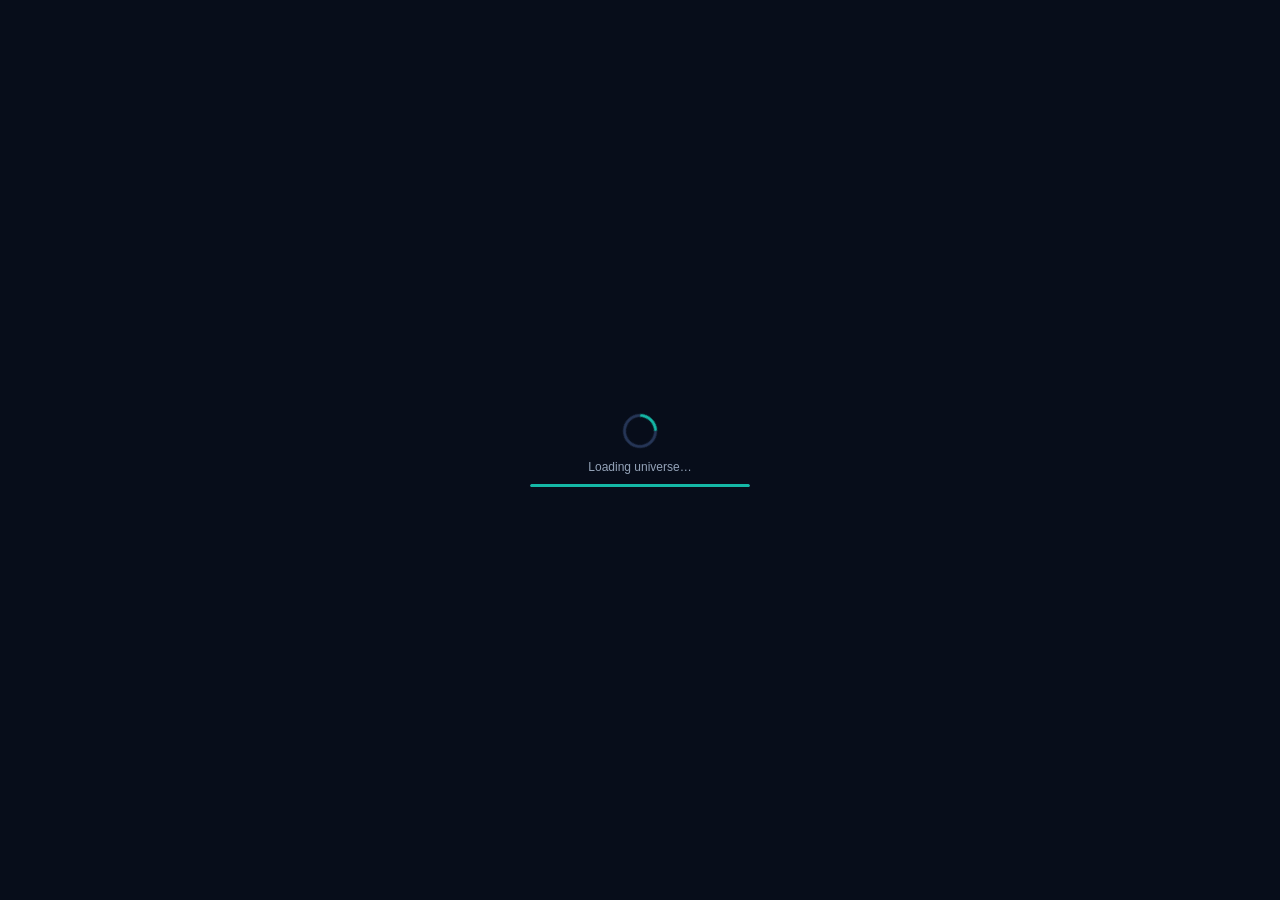
<file: index.html>
<!DOCTYPE html>
<html lang="en">
<head>
  <meta charset="UTF-8" />
  <meta http-equiv="refresh" content="0; url=longhorizon-visualization/" />
  <title>LongHorizon — Redirecting…</title>
</head>
<body>
  <p>Redirecting to <a href="longhorizon-visualization/">LongHorizon Visualizer</a>…</p>
</body>
</html>
</file>
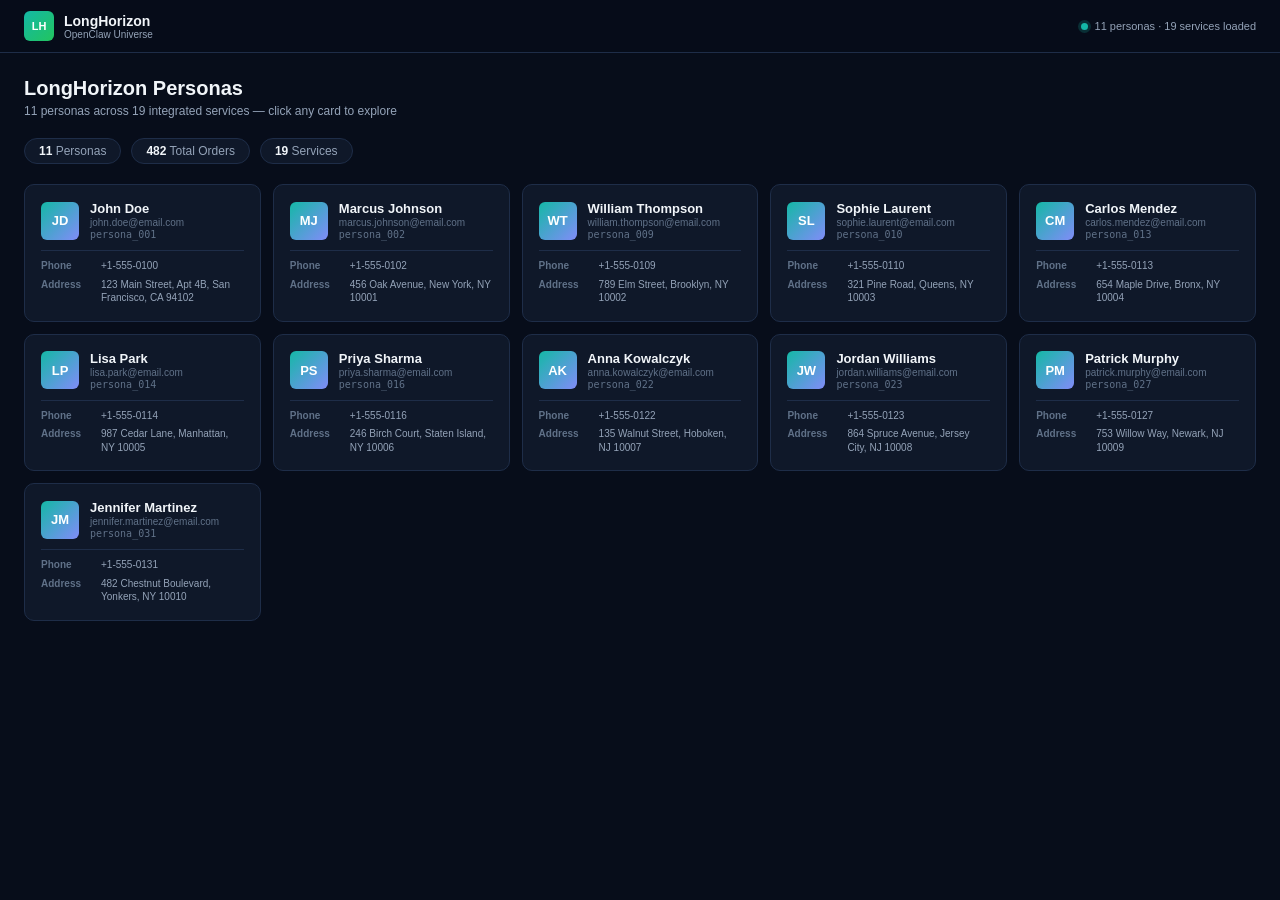
<file: longhorizon-visualization/index.html>
<!DOCTYPE html>
<html lang="en">
<head>
  <meta charset="UTF-8" />
  <meta name="viewport" content="width=device-width, initial-scale=1.0" />
  <title>LongHorizon - OpenClaw Universe</title>
  <link rel="stylesheet" href="css/style.css?v=20260501-health-unified" />
</head>
<body>
  <header class="header">
    <div class="header-inner">
      <div class="brand">
        <div class="brand-logo">LH</div>
        <div class="brand-name">
          <span>LongHorizon</span>
          <small>OpenClaw Universe</small>
        </div>
      </div>
      <div class="hdr-right">
        <span class="pulse-dot" id="status-dot"></span>
        <span class="status-text" id="status-text">Loading…</span>
      </div>
    </div>
  </header>

  <main id="view" class="main"></main>

  <!-- Service detail modal -->
  <div id="modal-overlay" class="modal-overlay hidden" onclick="if(event.target===this)closeModal()">
    <div class="modal-box">
      <div class="modal-hdr">
        <div class="modal-hdr-left">
          <span id="modal-icon" class="modal-icon"></span>
          <div>
            <div id="modal-name" class="modal-name"></div>
            <div id="modal-persona" class="modal-persona"></div>
          </div>
        </div>
        <button class="modal-close" onclick="closeModal()">✕</button>
      </div>
      <div id="modal-body" class="modal-body"></div>
    </div>
  </div>

  <!-- Loading -->
  <div id="loading-overlay" class="loading-overlay">
    <div class="loader-box">
      <div class="spinner"></div>
      <p id="load-msg">Loading universe…</p>
      <div class="progress-bar-wrap"><div class="progress-bar" id="progress-bar"></div></div>
    </div>
  </div>

  <script src="js/app.js?v=20260501-health-unified"></script>
</body>
</html>
</file>
<file: longhorizon-visualization/css/style.css>
:root {
  --bg:       #070d1a;
  --surface:  #0f1829;
  --surface2: #162035;
  --surface3: #1e2d48;
  --border:   #1e2d48;
  --border2:  #253556;
  --teal:     #14b8a6;
  --green:    #22c55e;
  --amber:    #f59e0b;
  --violet:   #a855f7;
  --rose:     #f87171;
  --sky:      #38bdf8;
  --indigo:   #818cf8;
  --text:     #f1f5f9;
  --text2:    #94a3b8;
  --text3:    #607188;
  --radius:   10px;
  --rsm:      6px;
  --font:     Inter, "Segoe UI", sans-serif;
  --mono:     "JetBrains Mono", Consolas, monospace;
}

*, *::before, *::after { box-sizing: border-box; margin: 0; padding: 0; }
html { font-size: 14px; }
body { background: var(--bg); color: var(--text); font-family: var(--font); min-height: 100vh; }
::-webkit-scrollbar { width: 5px; height: 5px; }
::-webkit-scrollbar-track { background: var(--bg); }
::-webkit-scrollbar-thumb { background: var(--border2); border-radius: 3px; }

/* ── HEADER ── */
.header {
  position: sticky; top: 0; z-index: 100;
  background: rgba(7,13,26,0.95); backdrop-filter: blur(12px);
  border-bottom: 1px solid var(--border);
}
.header-inner {
  max-width: 1400px; margin: 0 auto; padding: 0 24px;
  height: 52px; display: flex; align-items: center; justify-content: space-between;
}
.brand { display: flex; align-items: center; gap: 10px; }
.brand-logo {
  width: 30px; height: 30px; border-radius: var(--rsm);
  background: linear-gradient(135deg, var(--teal), var(--green));
  display: grid; place-items: center; font-weight: 800; font-size: 11px; color: #fff;
}
.brand-name span { font-weight: 700; font-size: 14px; }
.brand-name small { display: block; font-size: 10px; color: var(--text2); }
.hdr-right { display: flex; align-items: center; gap: 7px; }
.pulse-dot { width: 7px; height: 7px; border-radius: 50%; background: var(--text3); flex-shrink: 0; }
.pulse-dot.live { background: var(--teal); box-shadow: 0 0 0 3px rgba(20,184,166,.2); animation: pulse 2s infinite; }
@keyframes pulse { 0%,100%{box-shadow:0 0 0 3px rgba(20,184,166,.2)}50%{box-shadow:0 0 0 6px rgba(20,184,166,.05)} }
.status-text { font-size: 11px; color: var(--text2); max-width: 320px; overflow: hidden; text-overflow: ellipsis; white-space: nowrap; }

/* ── MAIN ── */
.main { max-width: 1400px; margin: 0 auto; padding: 24px 24px 80px; }

/* ── PERSONA LIST ── */
.list-header { margin-bottom: 20px; }
.list-header h2 { font-size: 20px; font-weight: 700; }
.list-header p  { margin-top: 4px; font-size: 12px; color: var(--text2); }
.stats-row { display: flex; gap: 10px; flex-wrap: wrap; margin: 14px 0 20px; }
.stat-pill { background: var(--surface); border: 1px solid var(--border); border-radius: 20px; padding: 5px 14px; font-size: 12px; color: var(--text2); }
.stat-pill strong { color: var(--text); font-weight: 700; }
.persona-grid { display: grid; grid-template-columns: repeat(auto-fill, minmax(220px, 1fr)); gap: 12px; }
.persona-card {
  background: var(--surface); border: 1px solid var(--border);
  border-radius: var(--radius); padding: 16px; cursor: pointer;
  transition: border-color .15s, transform .12s;
}
.persona-card:hover {
  border-color: var(--teal);
  box-shadow: inset 0 0 0 1px var(--teal);
}
.persona-card-top { display: flex; align-items: center; gap: 11px; margin-bottom: 10px; }
.avatar {
  width: 38px; height: 38px; border-radius: var(--rsm);
  background: linear-gradient(135deg, var(--teal), var(--indigo));
  display: grid; place-items: center; font-weight: 800; font-size: 13px; color: #fff; flex-shrink: 0;
}
.persona-name  { font-weight: 600; font-size: 13px; }
.persona-email { font-size: 10px; color: var(--text3); margin-top: 1px; }
.persona-id    { font-size: 10px; color: var(--text3); font-family: var(--mono); margin-top: 1px; }
.persona-contact {
  display: grid;
  gap: 5px;
  margin: 0;
  padding: 8px 0 0;
  border-top: 1px solid var(--border);
}
.persona-detail {
  display: grid;
  grid-template-columns: 52px minmax(0,1fr);
  gap: 8px;
  min-width: 0;
  font-size: 10px;
  line-height: 1.35;
}
.persona-detail span {
  color: var(--text3);
  font-weight: 700;
}
.persona-detail strong {
  color: var(--text2);
  font-weight: 500;
  overflow-wrap: anywhere;
  white-space: normal;
}
.persona-card > .persona-stats { display: none; }
.ps { font-size: 11px; color: var(--text2); background: var(--surface2); border: 1px solid var(--border2); border-radius: 4px; padding: 2px 7px; }

/* ── DETAIL VIEW ── */
.detail-back {
  display: inline-flex; align-items: center; gap: 6px;
  font-size: 12px; color: var(--text2); cursor: pointer;
  padding: 6px 12px; border-radius: var(--rsm);
  background: var(--surface); border: 1px solid var(--border);
  margin-bottom: 20px; transition: border-color .15s;
}
.detail-back:hover { border-color: var(--teal); color: var(--teal); }
.detail-hero {
  background: var(--surface); border: 1px solid var(--border);
  border-radius: var(--radius); padding: 18px 20px; margin-bottom: 28px;
  display: flex; align-items: center; gap: 16px;
}
.hero-avatar {
  width: 52px; height: 52px; border-radius: var(--radius);
  background: linear-gradient(135deg, var(--teal), var(--indigo));
  display: grid; place-items: center; font-weight: 800; font-size: 18px; color: #fff; flex-shrink: 0;
}
.hero-name  { font-size: 20px; font-weight: 700; }
.hero-email { font-size: 12px; color: var(--text2); margin-top: 3px; }
.hero-id    { font-size: 10px; color: var(--text3); font-family: var(--mono); margin-top: 2px; }

/* ── CATEGORY ROW ── */
.cat-row { margin-bottom: 32px; }
.cat-row-label {
  display: flex; align-items: center; gap: 10px;
  font-size: 11px; font-weight: 700; text-transform: uppercase; letter-spacing: .6px;
  color: var(--text3); margin-bottom: 14px;
}
.cat-row-label::after { content: ''; flex: 1; height: 1px; background: var(--border); }
.cat-dot { width: 8px; height: 8px; border-radius: 50%; flex-shrink: 0; }

/* ── SERVICE CARDS ROW ── */
.svc-cards {
  display: flex; gap: 12px;
  overflow-x: auto; padding-bottom: 6px;
}
.svc-cards::-webkit-scrollbar { height: 3px; }
.svc-cards::-webkit-scrollbar-thumb { background: var(--border2); }

/* ── SERVICE CARD ── */
.svc-card {
  flex: 0 0 200px;
  background: var(--surface); border: 1px solid var(--border); border-radius: var(--radius);
  padding: 14px; cursor: pointer;
  transition: border-color .15s, box-shadow .15s;
  display: flex; flex-direction: column;
}
.svc-card:hover {
  border-color: var(--teal);
  box-shadow: inset 0 0 0 1px var(--teal), 0 8px 24px rgba(0,0,0,.24);
}
.svc-card-hdr {
  display: flex; align-items: center; gap: 8px;
  margin-bottom: 12px; padding-bottom: 10px; border-bottom: 1px solid var(--border);
}
.svc-card-icon { font-size: 15px; line-height: 1; }
.svc-card-name { font-size: 12px; font-weight: 600; color: var(--text); flex: 1; min-width: 0; }
.svc-card-arrow { font-size: 10px; color: var(--text3); }
.svc-metrics { display: grid; grid-template-columns: 1fr 1fr; gap: 8px 6px; flex: 1; }
.svc-metric {}
.svc-metric-val { font-size: 15px; font-weight: 700; color: var(--text); line-height: 1.1; }
.svc-metric-lbl { font-size: 10px; color: var(--text3); margin-top: 2px; line-height: 1.2; }
.svc-metric.wide { grid-column: 1 / -1; }
.svc-spark { margin-top: 10px; border-top: 1px solid var(--border); padding-top: 8px; }
.svc-spark svg { display: block; width: 100%; height: 40px; }
.trend-chart {
  margin-top: 10px;
  border-top: 1px solid var(--border);
  padding-top: 8px;
}
.trend-chart-title {
  color: var(--text3);
  font-size: 9px;
  font-weight: 700;
  letter-spacing: .4px;
  text-transform: uppercase;
  margin-bottom: 5px;
}
.trend-chart svg {
  display: block;
  width: 100%;
  height: 48px;
}
.trend-chart.modal-chart {
  flex: 1 1 260px;
  min-width: 240px;
  margin-top: 0;
  border-top: 0;
  padding: 0 4px;
}
.trend-chart.modal-chart svg { height: 72px; }
.trend-chart-legend {
  display: flex;
  gap: 10px;
  flex-wrap: wrap;
  margin-top: 5px;
  color: var(--text3);
  font-size: 9px;
}
.trend-chart-legend span::before {
  content: '';
  display: inline-block;
  width: 7px;
  height: 7px;
  border-radius: 50%;
  background: var(--legend-color);
  margin-right: 4px;
}

/* ── MODAL ── */
.viz-section { margin-bottom: 18px; }
.viz-grid {
  display: grid;
  grid-template-columns: repeat(auto-fit, minmax(300px, 1fr));
  gap: 12px;
  padding-top: 12px;
}
.viz-card {
  min-width: 0;
  background: var(--surface2);
  border: 1px solid var(--border);
  border-radius: var(--rsm);
  padding: 10px 12px 8px;
}
.viz-title {
  color: var(--text);
  font-size: 12px;
  font-weight: 700;
  margin-bottom: 6px;
}
.viz-svg {
  display: block;
  width: 100%;
  height: 230px;
}
.viz-grid-line {
  stroke: rgba(148,163,184,.16);
  stroke-width: 1;
}
.viz-axis-line {
  stroke: var(--border2);
  stroke-width: 1;
}
.viz-axis,
.viz-axis-label,
.viz-value {
  font-family: var(--mono);
  fill: var(--text3);
}
.viz-axis { font-size: 11px; }
.viz-axis-label {
  font-size: 11px;
  font-weight: 700;
}
.viz-value {
  font-size: 10px;
  font-weight: 700;
  fill: var(--text2);
}
.viz-mark,
.viz-hit { cursor: default; pointer-events: all; }
.viz-mark:hover,
.viz-mark.is-hovered {
  filter: brightness(1.18);
}
.viz-dot { pointer-events: none; }
.viz-hit:hover + .viz-dot { r: 4; }
.viz-detail-btn {
  margin-top: 8px;
  border: 1px solid var(--border2);
  background: var(--surface3);
  color: var(--text2);
  border-radius: 6px;
  padding: 5px 9px;
  font-size: 11px;
  cursor: pointer;
}
.viz-detail-btn:hover { color: var(--teal); border-color: var(--teal); }
.viz-detail-panel {
  margin-top: 10px;
  border-top: 1px solid var(--border);
  padding-top: 8px;
}
.viz-detail-title {
  color: var(--text3);
  font-size: 10px;
  font-weight: 700;
  text-transform: uppercase;
  letter-spacing: .45px;
  margin-bottom: 6px;
}
.viz-detail-panel .data-table { font-size: 11px; }
.viz-detail-panel .data-table th,
.viz-detail-panel .data-table td { padding: 6px 8px; }
.chart-tooltip {
  position: fixed;
  z-index: 1000;
  max-width: 280px;
  padding: 8px 10px;
  border: 1px solid var(--border2);
  border-radius: var(--rsm);
  background: rgba(15,23,42,.96);
  color: var(--text);
  font-size: 11px;
  line-height: 1.45;
  white-space: pre-line;
  pointer-events: none;
  box-shadow: 0 14px 40px rgba(0,0,0,.45);
}
.chart-tooltip.hidden { display: none; }

.modal-overlay {
  position: fixed; inset: 0; background: rgba(0,0,0,.72);
  backdrop-filter: blur(6px); z-index: 500;
  display: flex; align-items: flex-start; justify-content: center;
  padding: 40px 20px; overflow-y: auto;
}
.modal-overlay.hidden { display: none; }
.modal-box {
  background: var(--surface); border: 1px solid var(--border2);
  border-radius: 14px; width: 100%; max-width: 940px;
  overflow: hidden; flex-shrink: 0;
  box-shadow: 0 32px 96px rgba(0,0,0,.7);
}
.modal-hdr {
  display: flex; align-items: center; justify-content: space-between;
  padding: 14px 18px; background: var(--surface2); border-bottom: 1px solid var(--border);
}
.modal-hdr-left { display: flex; align-items: center; gap: 12px; }
.modal-icon { font-size: 22px; line-height: 1; }
.modal-name { font-size: 15px; font-weight: 600; }
.modal-persona { font-size: 11px; color: var(--text2); margin-top: 2px; }
.modal-close {
  background: none; border: none; color: var(--text3); font-size: 18px;
  cursor: pointer; padding: 2px 7px; border-radius: 4px; line-height: 1;
}
.modal-close:hover { color: var(--text); background: var(--surface3); }
.modal-body { padding: 20px; max-height: 75vh; overflow-y: auto; }

/* ── MODAL SUMMARY BAR ── */
.modal-summary {
  display: flex; gap: 10px; flex-wrap: wrap;
  margin-bottom: 18px; padding-bottom: 16px; border-bottom: 1px solid var(--border);
}
.modal-stat { background: var(--surface2); border: 1px solid var(--border); border-radius: var(--rsm); padding: 8px 14px; }
.modal-stat-val { font-size: 17px; font-weight: 700; line-height: 1; }
.modal-stat-lbl { font-size: 10px; color: var(--text2); margin-top: 3px; }

/* ── TABLES ── */
.table-wrap { overflow-x: auto; }
.data-table { width: 100%; border-collapse: collapse; font-size: 12px; }
.data-table th {
  padding: 7px 12px; background: var(--surface2);
  border-bottom: 1px solid var(--border2); text-align: left;
  font-size: 10px; font-weight: 700; text-transform: uppercase;
  letter-spacing: .5px; color: var(--text3); white-space: nowrap;
}
.data-table td { padding: 7px 12px; border-bottom: 1px solid var(--border); color: var(--text2); vertical-align: top; }
.data-table tbody tr:last-child td { border-bottom: none; }
.data-table tbody tr:hover td { background: var(--surface2); color: var(--text); }
.mono { font-family: var(--mono); font-size: 11px; }
.dim  { color: var(--text3); }
.num  { text-align: right; font-family: var(--mono); }

/* ── SECTION HEADINGS IN MODAL ── */
.sub-heading {
  padding: 10px 0 6px;
  font-size: 11px; font-weight: 700; text-transform: uppercase;
  letter-spacing: .5px; color: var(--text3);
  border-bottom: 1px solid var(--border); margin-bottom: 0;
}

/* ── INLINE ORDER ITEMS ── */
.items-row td { background: var(--bg); padding: 0; }
.items-inner { padding: 6px 12px 10px 28px; }
.items-inner .data-table th { background: transparent; }

/* ── BADGES ── */
.badge { display: inline-block; padding: 2px 7px; border-radius: 8px; font-size: 10px; font-weight: 700; white-space: nowrap; }
.badge-green  { background: rgba(34,197,94,.12);  color: var(--green); }
.badge-amber  { background: rgba(245,158,11,.12); color: var(--amber); }
.badge-violet { background: rgba(168,85,247,.12); color: var(--violet); }
.badge-sky    { background: rgba(56,189,248,.12);  color: var(--sky); }
.badge-rose   { background: rgba(248,113,113,.12); color: var(--rose); }
.badge-teal   { background: rgba(20,184,166,.12);  color: var(--teal); }
.badge-normal { background: var(--surface2); color: var(--text2); border: 1px solid var(--border2); }

/* ── PROFILE FIELDS GRID ── */
.fields-grid { display: grid; grid-template-columns: repeat(auto-fill, minmax(190px,1fr)); margin-bottom: 16px; border: 1px solid var(--border); border-radius: var(--rsm); overflow: hidden; }
.field { padding: 8px 12px; border-bottom: 1px solid var(--border); border-right: 1px solid var(--border); }
.field:nth-last-child(-n+2) { border-bottom: none; }
.field-key { font-size: 10px; color: var(--text3); font-weight: 600; margin-bottom: 2px; }
.field-val  { font-size: 12px; color: var(--text); }

.empty { padding: 14px 12px; font-size: 12px; color: var(--text3); }

/* ── LOADING ── */
.loading-overlay { position: fixed; inset: 0; background: var(--bg); display: flex; align-items: center; justify-content: center; z-index: 999; transition: opacity .4s; }
.loading-overlay.hidden { opacity: 0; pointer-events: none; }
.loader-box { text-align: center; }
.spinner { width: 34px; height: 34px; border: 3px solid var(--border2); border-top-color: var(--teal); border-radius: 50%; animation: spin .8s linear infinite; margin: 0 auto 12px; }
@keyframes spin { to { transform: rotate(360deg); } }
.loader-box p { color: var(--text2); font-size: 12px; margin-bottom: 10px; }
.progress-bar-wrap { width: 220px; height: 3px; background: var(--surface3); border-radius: 2px; margin: 0 auto; overflow: hidden; }
.progress-bar { height: 100%; background: var(--teal); border-radius: 2px; transition: width .3s; }
</file>
